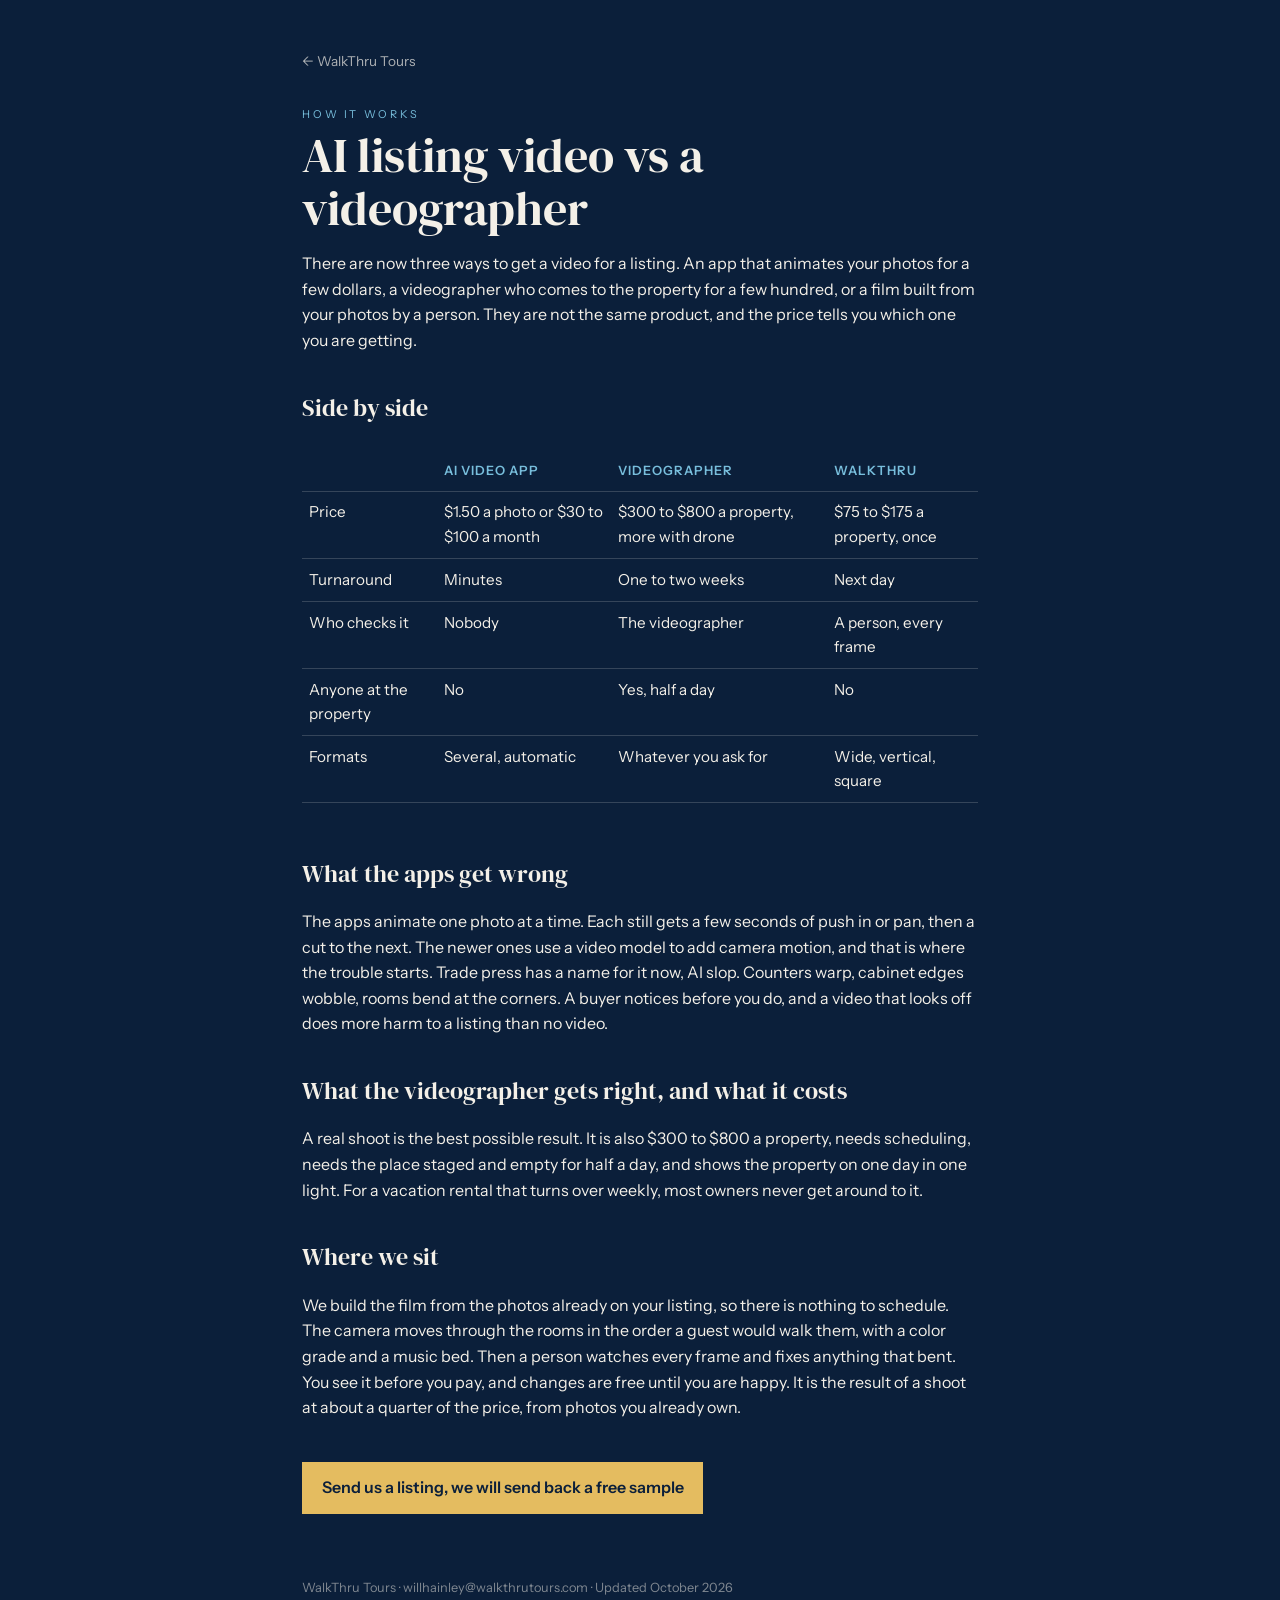
<file: ai-listing-video-vs-videographer/index.html>
<!doctype html>
<html lang="en"><head><meta charset="utf-8"><meta name="viewport" content="width=device-width,initial-scale=1">
<title>AI listing video vs a videographer · WalkThru Tours</title>
<meta name="description" content="What the $1 to $20 AI listing video apps produce, what a videographer charges, and where a hand checked film built from your photos sits between them.">
<link rel="canonical" href="https://walkthrutours.com/ai-listing-video-vs-videographer/">
<link rel="icon" href="/favicon.svg" type="image/svg+xml">
<link href="https://fonts.googleapis.com/css2?family=DM+Serif+Display&family=Instrument+Sans:wght@400;600&display=swap" rel="stylesheet">
<style>
:root{--navy:#0b1f3a;--cream:#f4f0e8;--gold:#e4bc60;--ice:#78bedc;}
*{box-sizing:border-box}body{margin:0;background:var(--navy);color:var(--cream);font-family:"Instrument Sans",system-ui,Arial,sans-serif;line-height:1.6}
a{color:var(--gold)}main{max-width:720px;margin:0 auto;padding:3rem 1.4rem 4rem}
h1{font-family:"DM Serif Display",Georgia,serif;font-weight:400;font-size:clamp(2rem,1.4rem + 2.4vw,3rem);line-height:1.1;margin:.4rem 0 1rem}
h2{font-family:"DM Serif Display",Georgia,serif;font-weight:400;font-size:1.5rem;margin:2.2rem 0 .6rem}
.eyebrow{font-size:.68rem;letter-spacing:.24em;text-transform:uppercase;color:var(--ice);margin:0}
table{border-collapse:collapse;width:100%;margin:1rem 0;font-size:.95rem}td,th{text-align:left;padding:.55rem .4rem;border-bottom:1px solid rgba(244,240,232,.18);vertical-align:top}th{color:var(--ice);font-weight:600;font-size:.8rem;letter-spacing:.08em;text-transform:uppercase}
.wrap{overflow-x:auto}
.cta{display:inline-block;margin-top:1.6rem;background:var(--gold);color:var(--navy);padding:.8rem 1.2rem;text-decoration:none;font-weight:600}
.home{font-size:.85rem;text-decoration:none;color:rgba(244,240,232,.7)}footer{max-width:720px;margin:0 auto;padding:0 1.4rem 3rem;font-size:.8rem;color:rgba(244,240,232,.5)}
</style>
</head><body><main>
<a class="home" href="/">&larr; WalkThru Tours</a>
<p class="eyebrow" style="margin-top:2rem">How it works</p>
<h1>AI listing video vs a videographer</h1>
<p>There are now three ways to get a video for a listing. An app that animates your photos for a few dollars, a videographer who comes to the property for a few hundred, or a film built from your photos by a person. They are not the same product, and the price tells you which one you are getting.</p>
<h2>Side by side</h2>
<div class="wrap"><table><tr><th></th><th>AI video app</th><th>Videographer</th><th>WalkThru</th></tr>
<tr><td>Price</td><td>$1.50 a photo or $30 to $100 a month</td><td>$300 to $800 a property, more with drone</td><td>$75 to $175 a property, once</td></tr>
<tr><td>Turnaround</td><td>Minutes</td><td>One to two weeks</td><td>Next day</td></tr>
<tr><td>Who checks it</td><td>Nobody</td><td>The videographer</td><td>A person, every frame</td></tr>
<tr><td>Anyone at the property</td><td>No</td><td>Yes, half a day</td><td>No</td></tr>
<tr><td>Formats</td><td>Several, automatic</td><td>Whatever you ask for</td><td>Wide, vertical, square</td></tr></table></div>
<h2>What the apps get wrong</h2>
<p>The apps animate one photo at a time. Each still gets a few seconds of push in or pan, then a cut to the next. The newer ones use a video model to add camera motion, and that is where the trouble starts. Trade press has a name for it now, AI slop. Counters warp, cabinet edges wobble, rooms bend at the corners. A buyer notices before you do, and a video that looks off does more harm to a listing than no video.</p>
<h2>What the videographer gets right, and what it costs</h2>
<p>A real shoot is the best possible result. It is also $300 to $800 a property, needs scheduling, needs the place staged and empty for half a day, and shows the property on one day in one light. For a vacation rental that turns over weekly, most owners never get around to it.</p>
<h2>Where we sit</h2>
<p>We build the film from the photos already on your listing, so there is nothing to schedule. The camera moves through the rooms in the order a guest would walk them, with a color grade and a music bed. Then a person watches every frame and fixes anything that bent. You see it before you pay, and changes are free until you are happy. It is the result of a shoot at about a quarter of the price, from photos you already own.</p>
<a class="cta" href="/#contact">Send us a listing, we will send back a free sample</a>
</main><footer>WalkThru Tours · willhainley@walkthrutours.com · Updated October 2026</footer></body></html>
</file>
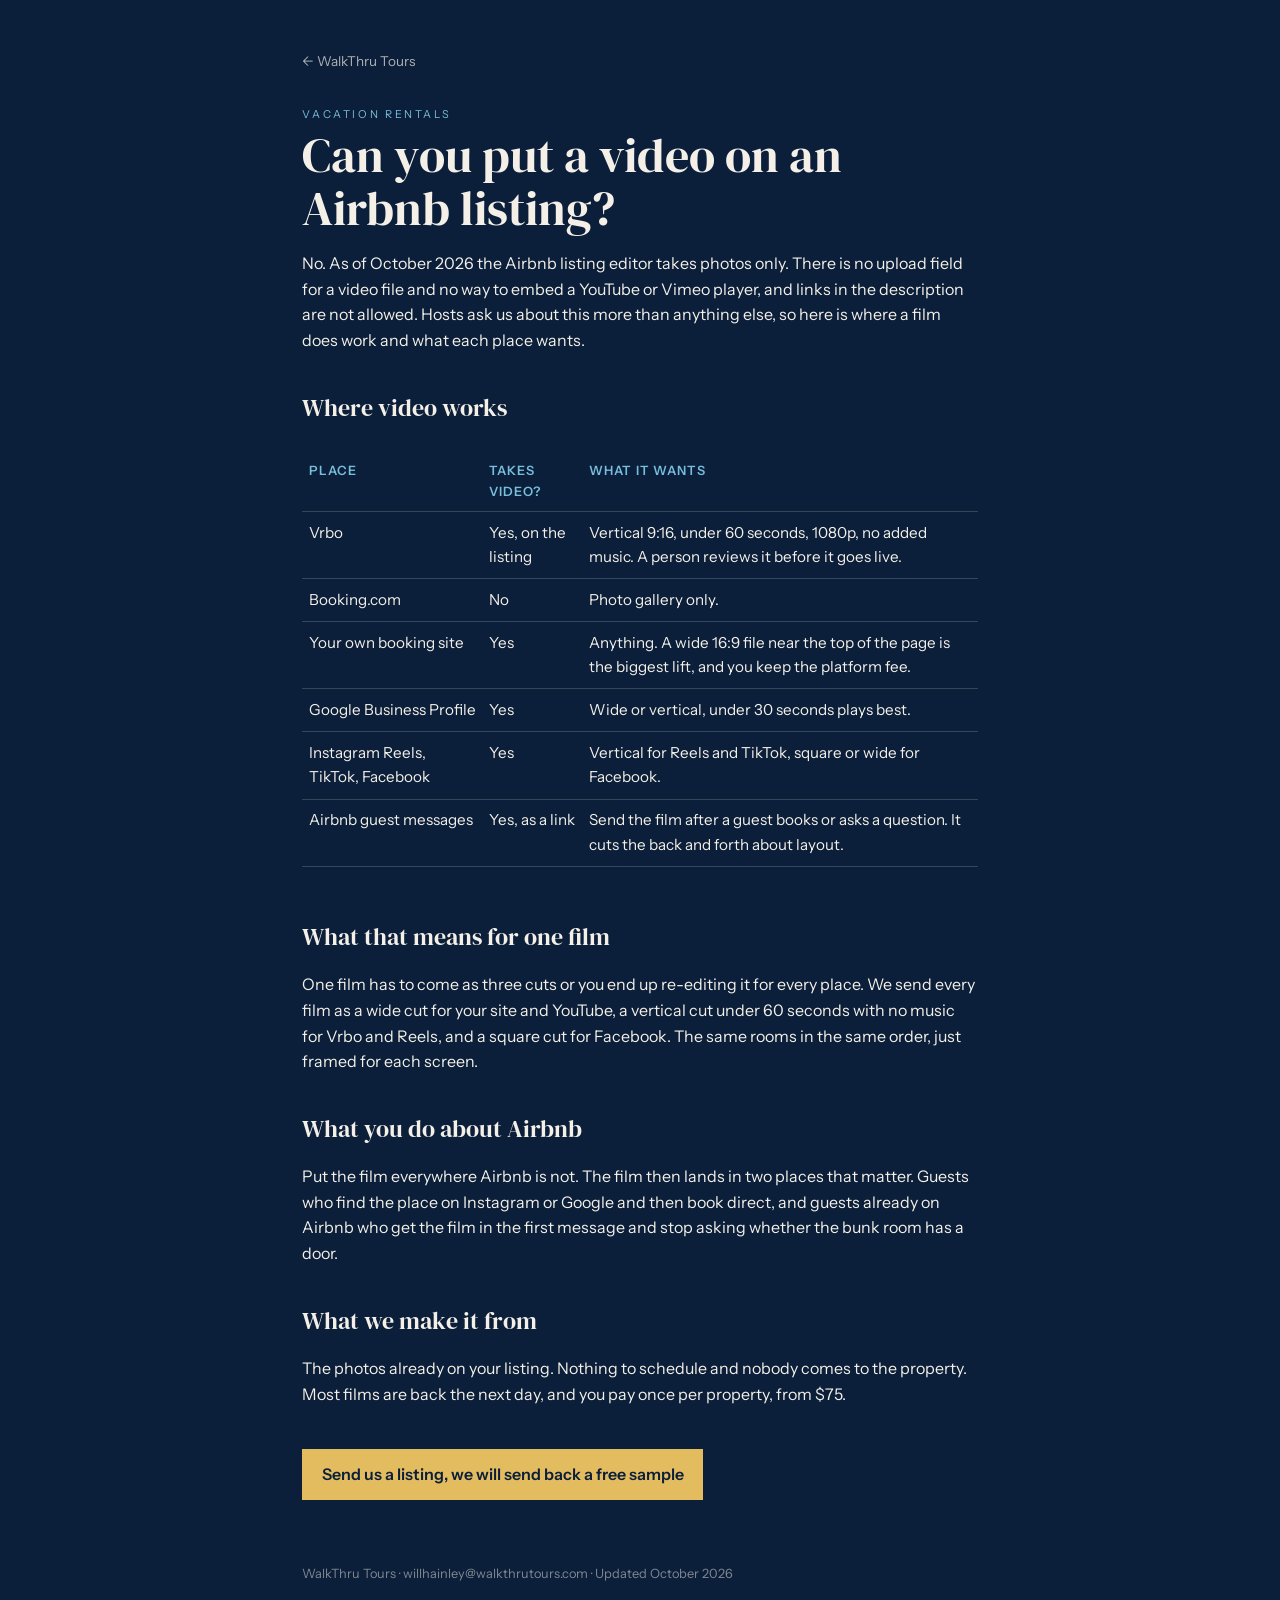
<file: airbnb-video-rules/index.html>
<!doctype html>
<html lang="en"><head><meta charset="utf-8"><meta name="viewport" content="width=device-width,initial-scale=1">
<title>Can you put a video on an Airbnb listing? · WalkThru Tours</title>
<meta name="description" content="Airbnb listings are photo only in 2026. Where a vacation rental video actually works: Vrbo, Google, your own site and social, with the exact format each one accepts.">
<link rel="canonical" href="https://walkthrutours.com/airbnb-video-rules/">
<link rel="icon" href="/favicon.svg" type="image/svg+xml">
<link href="https://fonts.googleapis.com/css2?family=DM+Serif+Display&family=Instrument+Sans:wght@400;600&display=swap" rel="stylesheet">
<style>
:root{--navy:#0b1f3a;--cream:#f4f0e8;--gold:#e4bc60;--ice:#78bedc;}
*{box-sizing:border-box}body{margin:0;background:var(--navy);color:var(--cream);font-family:"Instrument Sans",system-ui,Arial,sans-serif;line-height:1.6}
a{color:var(--gold)}main{max-width:720px;margin:0 auto;padding:3rem 1.4rem 4rem}
h1{font-family:"DM Serif Display",Georgia,serif;font-weight:400;font-size:clamp(2rem,1.4rem + 2.4vw,3rem);line-height:1.1;margin:.4rem 0 1rem}
h2{font-family:"DM Serif Display",Georgia,serif;font-weight:400;font-size:1.5rem;margin:2.2rem 0 .6rem}
.eyebrow{font-size:.68rem;letter-spacing:.24em;text-transform:uppercase;color:var(--ice);margin:0}
table{border-collapse:collapse;width:100%;margin:1rem 0;font-size:.95rem}td,th{text-align:left;padding:.55rem .4rem;border-bottom:1px solid rgba(244,240,232,.18);vertical-align:top}th{color:var(--ice);font-weight:600;font-size:.8rem;letter-spacing:.08em;text-transform:uppercase}
.wrap{overflow-x:auto}
.cta{display:inline-block;margin-top:1.6rem;background:var(--gold);color:var(--navy);padding:.8rem 1.2rem;text-decoration:none;font-weight:600}
.home{font-size:.85rem;text-decoration:none;color:rgba(244,240,232,.7)}footer{max-width:720px;margin:0 auto;padding:0 1.4rem 3rem;font-size:.8rem;color:rgba(244,240,232,.5)}
</style>
</head><body><main>
<a class="home" href="/">&larr; WalkThru Tours</a>
<p class="eyebrow" style="margin-top:2rem">Vacation rentals</p>
<h1>Can you put a video on an Airbnb listing?</h1>
<p>No. As of October 2026 the Airbnb listing editor takes photos only. There is no upload field for a video file and no way to embed a YouTube or Vimeo player, and links in the description are not allowed. Hosts ask us about this more than anything else, so here is where a film does work and what each place wants.</p>
<h2>Where video works</h2>
<div class="wrap"><table><tr><th>Place</th><th>Takes video?</th><th>What it wants</th></tr>
<tr><td>Vrbo</td><td>Yes, on the listing</td><td>Vertical 9:16, under 60 seconds, 1080p, no added music. A person reviews it before it goes live.</td></tr>
<tr><td>Booking.com</td><td>No</td><td>Photo gallery only.</td></tr>
<tr><td>Your own booking site</td><td>Yes</td><td>Anything. A wide 16:9 file near the top of the page is the biggest lift, and you keep the platform fee.</td></tr>
<tr><td>Google Business Profile</td><td>Yes</td><td>Wide or vertical, under 30 seconds plays best.</td></tr>
<tr><td>Instagram Reels, TikTok, Facebook</td><td>Yes</td><td>Vertical for Reels and TikTok, square or wide for Facebook.</td></tr>
<tr><td>Airbnb guest messages</td><td>Yes, as a link</td><td>Send the film after a guest books or asks a question. It cuts the back and forth about layout.</td></tr></table></div>
<h2>What that means for one film</h2>
<p>One film has to come as three cuts or you end up re-editing it for every place. We send every film as a wide cut for your site and YouTube, a vertical cut under 60 seconds with no music for Vrbo and Reels, and a square cut for Facebook. The same rooms in the same order, just framed for each screen.</p>
<h2>What you do about Airbnb</h2>
<p>Put the film everywhere Airbnb is not. The film then lands in two places that matter. Guests who find the place on Instagram or Google and then book direct, and guests already on Airbnb who get the film in the first message and stop asking whether the bunk room has a door.</p>
<h2>What we make it from</h2>
<p>The photos already on your listing. Nothing to schedule and nobody comes to the property. Most films are back the next day, and you pay once per property, from $75.</p>
<a class="cta" href="/#contact">Send us a listing, we will send back a free sample</a>
</main><footer>WalkThru Tours · willhainley@walkthrutours.com · Updated October 2026</footer></body></html>
</file>
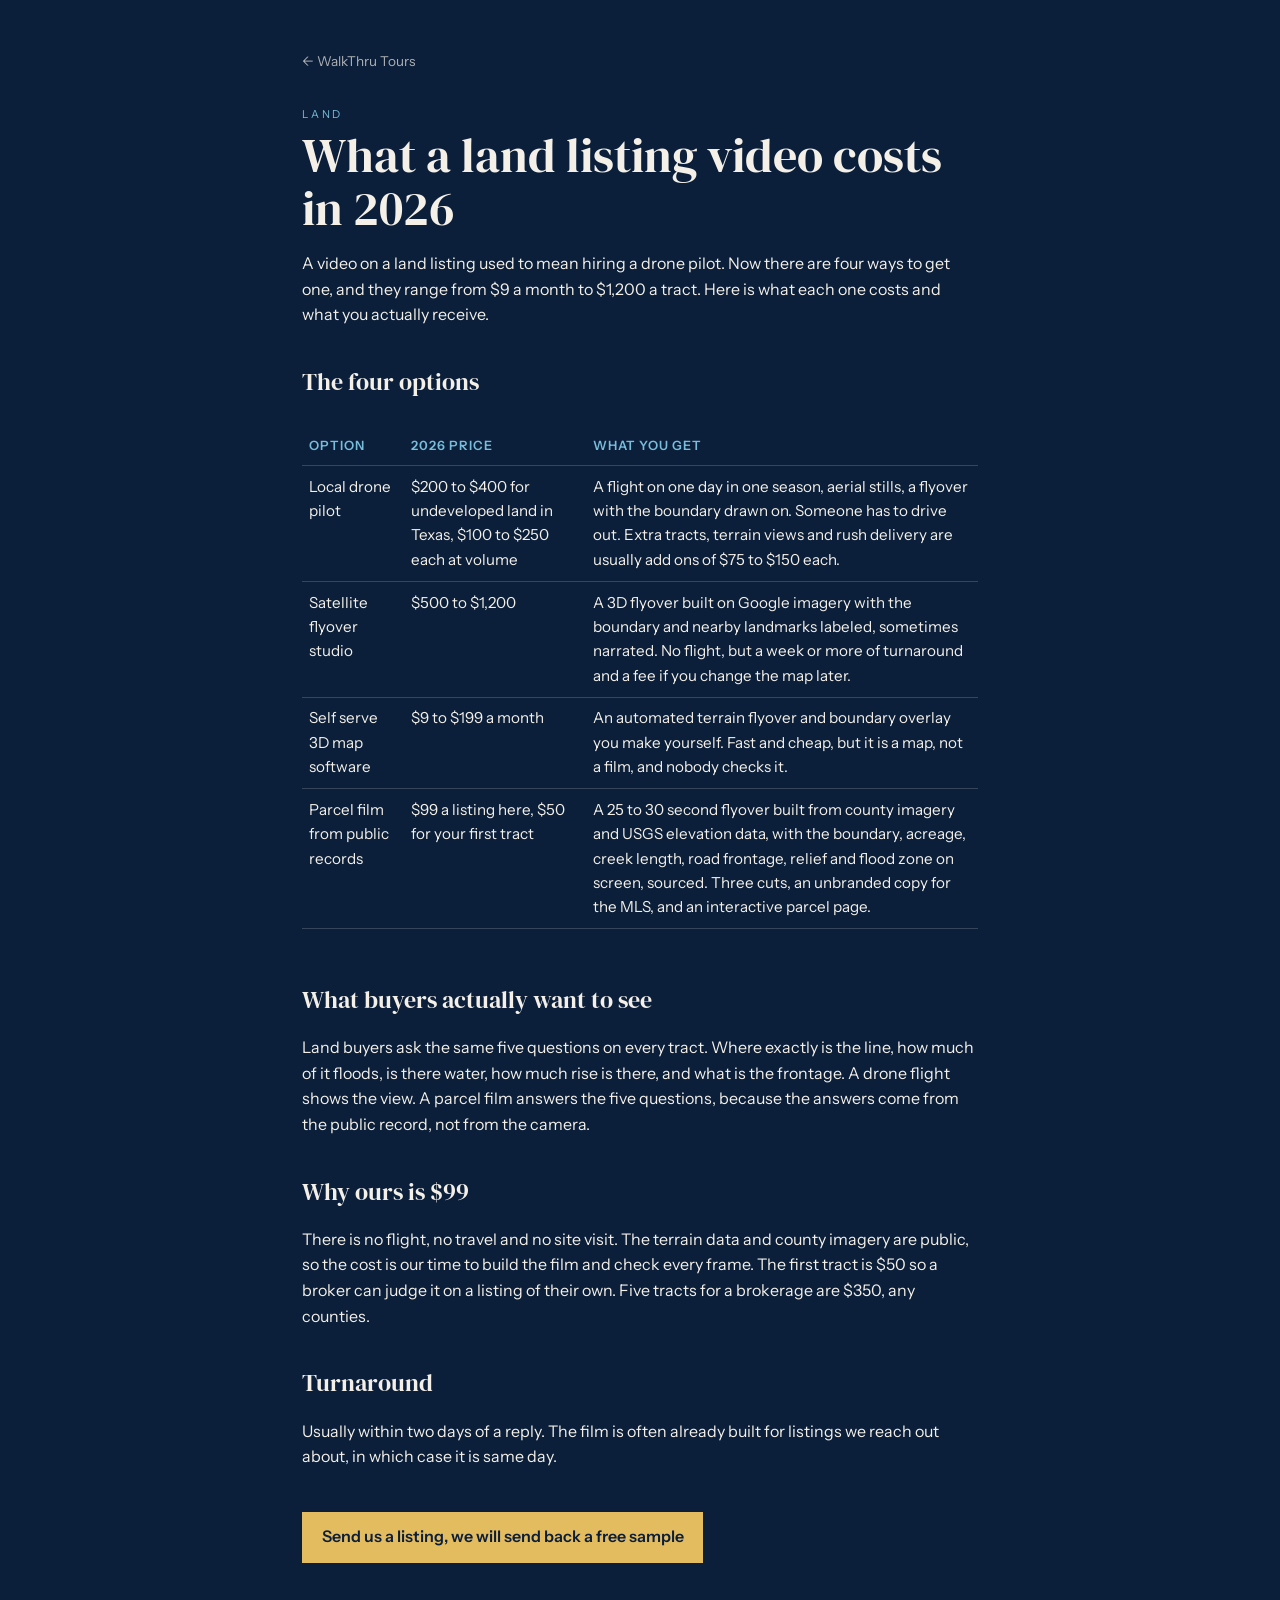
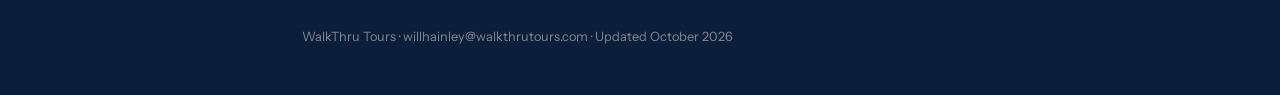
<file: land-listing-video-cost/index.html>
<!doctype html>
<html lang="en"><head><meta charset="utf-8"><meta name="viewport" content="width=device-width,initial-scale=1">
<title>What a land listing video costs in 2026 · WalkThru Tours</title>
<meta name="description" content="Drone flights, satellite flyovers and parcel films for rural land listings, with real 2026 prices from each kind of vendor and what you get for the money.">
<link rel="canonical" href="https://walkthrutours.com/land-listing-video-cost/">
<link rel="icon" href="/favicon.svg" type="image/svg+xml">
<link href="https://fonts.googleapis.com/css2?family=DM+Serif+Display&family=Instrument+Sans:wght@400;600&display=swap" rel="stylesheet">
<style>
:root{--navy:#0b1f3a;--cream:#f4f0e8;--gold:#e4bc60;--ice:#78bedc;}
*{box-sizing:border-box}body{margin:0;background:var(--navy);color:var(--cream);font-family:"Instrument Sans",system-ui,Arial,sans-serif;line-height:1.6}
a{color:var(--gold)}main{max-width:720px;margin:0 auto;padding:3rem 1.4rem 4rem}
h1{font-family:"DM Serif Display",Georgia,serif;font-weight:400;font-size:clamp(2rem,1.4rem + 2.4vw,3rem);line-height:1.1;margin:.4rem 0 1rem}
h2{font-family:"DM Serif Display",Georgia,serif;font-weight:400;font-size:1.5rem;margin:2.2rem 0 .6rem}
.eyebrow{font-size:.68rem;letter-spacing:.24em;text-transform:uppercase;color:var(--ice);margin:0}
table{border-collapse:collapse;width:100%;margin:1rem 0;font-size:.95rem}td,th{text-align:left;padding:.55rem .4rem;border-bottom:1px solid rgba(244,240,232,.18);vertical-align:top}th{color:var(--ice);font-weight:600;font-size:.8rem;letter-spacing:.08em;text-transform:uppercase}
.wrap{overflow-x:auto}
.cta{display:inline-block;margin-top:1.6rem;background:var(--gold);color:var(--navy);padding:.8rem 1.2rem;text-decoration:none;font-weight:600}
.home{font-size:.85rem;text-decoration:none;color:rgba(244,240,232,.7)}footer{max-width:720px;margin:0 auto;padding:0 1.4rem 3rem;font-size:.8rem;color:rgba(244,240,232,.5)}
</style>
</head><body><main>
<a class="home" href="/">&larr; WalkThru Tours</a>
<p class="eyebrow" style="margin-top:2rem">Land</p>
<h1>What a land listing video costs in 2026</h1>
<p>A video on a land listing used to mean hiring a drone pilot. Now there are four ways to get one, and they range from $9 a month to $1,200 a tract. Here is what each one costs and what you actually receive.</p>
<h2>The four options</h2>
<div class="wrap"><table><tr><th>Option</th><th>2026 price</th><th>What you get</th></tr>
<tr><td>Local drone pilot</td><td>$200 to $400 for undeveloped land in Texas, $100 to $250 each at volume</td><td>A flight on one day in one season, aerial stills, a flyover with the boundary drawn on. Someone has to drive out. Extra tracts, terrain views and rush delivery are usually add ons of $75 to $150 each.</td></tr>
<tr><td>Satellite flyover studio</td><td>$500 to $1,200</td><td>A 3D flyover built on Google imagery with the boundary and nearby landmarks labeled, sometimes narrated. No flight, but a week or more of turnaround and a fee if you change the map later.</td></tr>
<tr><td>Self serve 3D map software</td><td>$9 to $199 a month</td><td>An automated terrain flyover and boundary overlay you make yourself. Fast and cheap, but it is a map, not a film, and nobody checks it.</td></tr>
<tr><td>Parcel film from public records</td><td>$99 a listing here, $50 for your first tract</td><td>A 25 to 30 second flyover built from county imagery and USGS elevation data, with the boundary, acreage, creek length, road frontage, relief and flood zone on screen, sourced. Three cuts, an unbranded copy for the MLS, and an interactive parcel page.</td></tr></table></div>
<h2>What buyers actually want to see</h2>
<p>Land buyers ask the same five questions on every tract. Where exactly is the line, how much of it floods, is there water, how much rise is there, and what is the frontage. A drone flight shows the view. A parcel film answers the five questions, because the answers come from the public record, not from the camera.</p>
<h2>Why ours is $99</h2>
<p>There is no flight, no travel and no site visit. The terrain data and county imagery are public, so the cost is our time to build the film and check every frame. The first tract is $50 so a broker can judge it on a listing of their own. Five tracts for a brokerage are $350, any counties.</p>
<h2>Turnaround</h2>
<p>Usually within two days of a reply. The film is often already built for listings we reach out about, in which case it is same day.</p>
<a class="cta" href="/#contact">Send us a listing, we will send back a free sample</a>
</main><footer>WalkThru Tours · willhainley@walkthrutours.com · Updated October 2026</footer></body></html>
</file>
